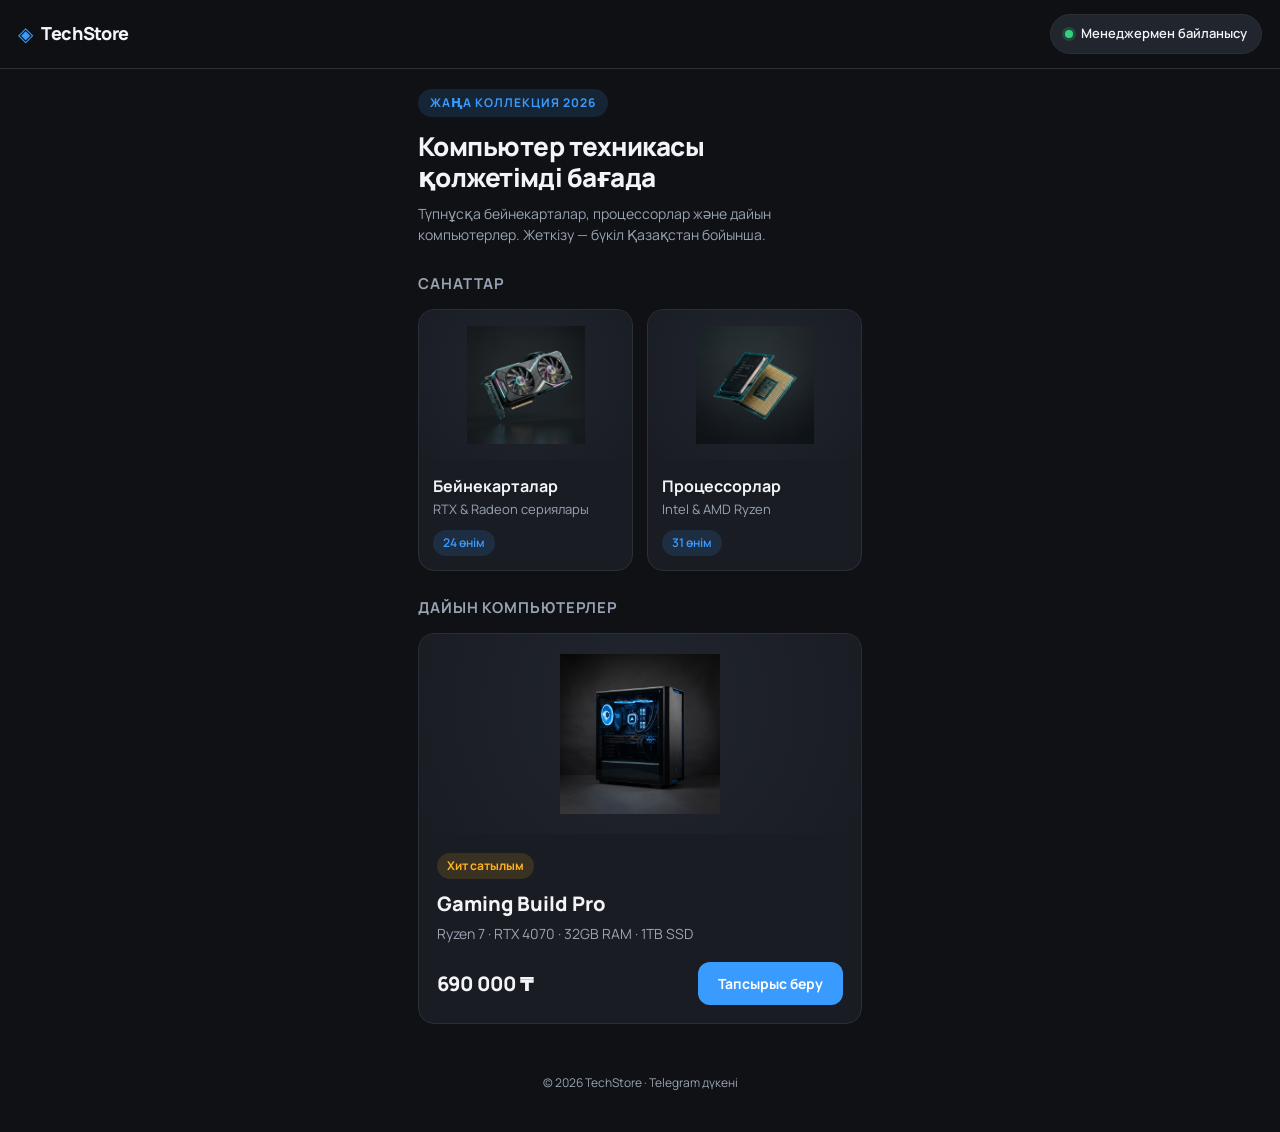
<file: index.html>
<!DOCTYPE html>
<html lang="kk">
<head>
  <meta charset="UTF-8" />
  <meta name="viewport" content="width=device-width, initial-scale=1.0, maximum-scale=1.0, user-scalable=no" />
  <meta name="theme-color" content="#0f1115" />
  <title>TechStore</title>
  <script src="https://telegram.org/js/telegram-web-app.js?63"></script>
  <script src="./script.js" defer></script>
  <link href="https://fonts.googleapis.com/css2?family=Manrope:wght@400;500;600;700;800&display=swap" rel="stylesheet" />
  <link rel="stylesheet" href="./style.css" />
</head>
<body>
  <header class="header">
    <div class="brand">
      <span class="brand-logo">◈</span>
      <span class="brand-name">TechStore</span>
    </div>
    <a class="manager-btn" href="https://t.me/" target="_blank" rel="noopener">
      <span class="manager-dot"></span>
      Менеджермен байланысу
    </a>
  </header>

  <main class="container">
    <section class="hero">
      <p class="hero-kicker">Жаңа коллекция 2026</p>
      <h1 class="hero-title">Компьютер техникасы <br /> қолжетімді бағада</h1>
      <p class="hero-sub">Түпнұсқа бейнекарталар, процессорлар және дайын компьютерлер. Жеткізу — бүкіл Қазақстан бойынша.</p>
    </section>

    <h2 class="section-title">Санаттар</h2>
    <section class="grid-c">
      <article class="box1">
        <div class="box1-media"><img src="./gpu.png" alt="Бейнекарта" /></div>
        <div class="box1-body">
          <h3 class="box1-title">Бейнекарталар</h3>
          <p class="box1-desc">RTX &amp; Radeon сериялары</p>
          <span class="box1-tag">24 өнім</span>
        </div>
      </article>
      <article class="box1">
        <div class="box1-media"><img src="./cpu.png" alt="Процессор" /></div>
        <div class="box1-body">
          <h3 class="box1-title">Процессорлар</h3>
          <p class="box1-desc">Intel &amp; AMD Ryzen</p>
          <span class="box1-tag">31 өнім</span>
        </div>
      </article>
    </section>

    <h2 class="section-title">Дайын компьютерлер</h2>
    <section class="ready_computers">
      <div class="ready-media"><img src="./pc-1.png" alt="Дайын компьютер" /></div>
      <div class="ready-body">
        <span class="ready-badge">Хит сатылым</span>
        <h3 class="ready-title">Gaming Build Pro</h3>
        <p class="ready-desc">Ryzen 7 · RTX 4070 · 32GB RAM · 1TB SSD</p>
        <div class="ready-footer">
          <span class="ready-price">690 000 ₸</span>
          <button class="buy-btn" type="button">Тапсырыс беру</button>
        </div>
      </div>
    </section>
  </main>

  <footer class="footer">© 2026 TechStore · Telegram дүкені</footer>

  <script>
    const tg = window.Telegram && window.Telegram.WebApp;
    if (tg) { tg.ready(); tg.expand(); }
    document.querySelector('.buy-btn').addEventListener('click', function () {
      if (tg) {
        tg.HapticFeedback && tg.HapticFeedback.impactOccurred('medium');
        tg.showAlert && tg.showAlert('Тапсырысыңыз қабылданды! Менеджер сізбен хабарласады.');
      } else {
        alert('Тапсырысыңыз қабылданды!');
      }
    });
  </script>
</body>
</html>
</file>
<file: style.css>
:root {
  --bg: #0f1115;
  --surface: #191c23;
  --surface-2: #21252e;
  --border: #2b3038;
  --text: #f2f4f8;
  --muted: #9aa3b2;
  --accent: #3a9bff;
  --accent-soft: rgba(58, 155, 255, 0.14);
  --radius: 16px;
}

* { margin: 0; padding: 0; box-sizing: border-box; }

body {
  font-family: "Manrope", system-ui, -apple-system, sans-serif;
  background-color: var(--bg);
  color: var(--text);
  line-height: 1.5;
  -webkit-font-smoothing: antialiased;
  padding-bottom: 40px;
}

.header {
  position: sticky; top: 0; z-index: 10;
  display: flex; align-items: center; justify-content: space-between; gap: 12px;
  padding: 14px 18px;
  background-color: rgba(15, 17, 21, 0.85);
  backdrop-filter: blur(12px);
  border-bottom: 1px solid var(--border);
}
.brand { display: flex; align-items: center; gap: 8px; font-weight: 800; font-size: 18px; letter-spacing: -0.02em; }
.brand-logo { color: var(--accent); font-size: 20px; }
.manager-btn {
  display: inline-flex; align-items: center; gap: 8px;
  padding: 9px 14px; font-size: 13px; font-weight: 600;
  color: var(--text); text-decoration: none;
  background-color: var(--surface-2); border: 1px solid var(--border);
  border-radius: 999px; transition: background-color .2s, border-color .2s;
}
.manager-btn:hover { background-color: var(--accent-soft); border-color: var(--accent); }
.manager-dot { width: 8px; height: 8px; border-radius: 50%; background-color: #35d07f; box-shadow: 0 0 0 3px rgba(53,208,127,.2); }

.container { max-width: 480px; margin: 0 auto; padding: 20px 18px; }

.hero { margin-bottom: 28px; }
.hero-kicker {
  display: inline-block; font-size: 12px; font-weight: 700;
  text-transform: uppercase; letter-spacing: .08em; color: var(--accent);
  background-color: var(--accent-soft); padding: 5px 12px; border-radius: 999px; margin-bottom: 14px;
}
.hero-title { font-size: 26px; font-weight: 800; letter-spacing: -0.02em; line-height: 1.2; text-wrap: balance; }
.hero-sub { margin-top: 10px; color: var(--muted); font-size: 14px; }

.section-title { font-size: 15px; font-weight: 700; color: var(--muted); text-transform: uppercase; letter-spacing: .06em; margin: 26px 0 14px; }

.grid-c { display: grid; grid-template-columns: repeat(2, 1fr); gap: 14px; }
.box1 {
  background-color: var(--surface); border: 1px solid var(--border);
  border-radius: var(--radius); overflow: hidden;
  transition: transform .2s, border-color .2s; cursor: pointer;
}
.box1:hover { transform: translateY(-4px); border-color: var(--accent); }
.box1-media {
  height: 150px; display: flex; align-items: center; justify-content: center;
  background: radial-gradient(circle at 50% 40%, var(--surface-2), var(--surface)); padding: 16px;
}
.box1-media img { max-width: 100%; max-height: 100%; object-fit: contain; }
.box1-body { padding: 14px; }
.box1-title { font-size: 16px; font-weight: 700; }
.box1-desc { font-size: 13px; color: var(--muted); margin-top: 2px; }
.box1-tag {
  display: inline-block; margin-top: 10px; font-size: 12px; font-weight: 600;
  color: var(--accent); background-color: var(--accent-soft); padding: 4px 10px; border-radius: 999px;
}

.ready_computers { background-color: var(--surface); border: 1px solid var(--border); border-radius: var(--radius); overflow: hidden; }
.ready-media {
  height: 200px; display: flex; align-items: center; justify-content: center;
  background: radial-gradient(circle at 50% 35%, var(--surface-2), var(--surface)); padding: 20px;
}
.ready-media img { max-width: 100%; max-height: 100%; object-fit: contain; }
.ready-body { padding: 18px; }
.ready-badge {
  display: inline-block; font-size: 12px; font-weight: 700;
  color: #ffb020; background-color: rgba(255,176,32,.14); padding: 4px 10px; border-radius: 999px;
}
.ready-title { font-size: 20px; font-weight: 800; margin-top: 10px; }
.ready-desc { font-size: 14px; color: var(--muted); margin-top: 4px; }
.ready-footer { display: flex; align-items: center; justify-content: space-between; margin-top: 18px; }
.ready-price { font-size: 20px; font-weight: 800; }
.buy-btn {
  font-family: inherit; font-size: 14px; font-weight: 700; color: #fff;
  background-color: var(--accent); border: none; padding: 12px 20px;
  border-radius: 12px; cursor: pointer; transition: filter .2s, transform .1s;
}
.buy-btn:hover { filter: brightness(1.1); }
.buy-btn:active { transform: scale(0.97); }

.footer { text-align: center; color: var(--muted); font-size: 12px; margin-top: 30px; }
</file>
